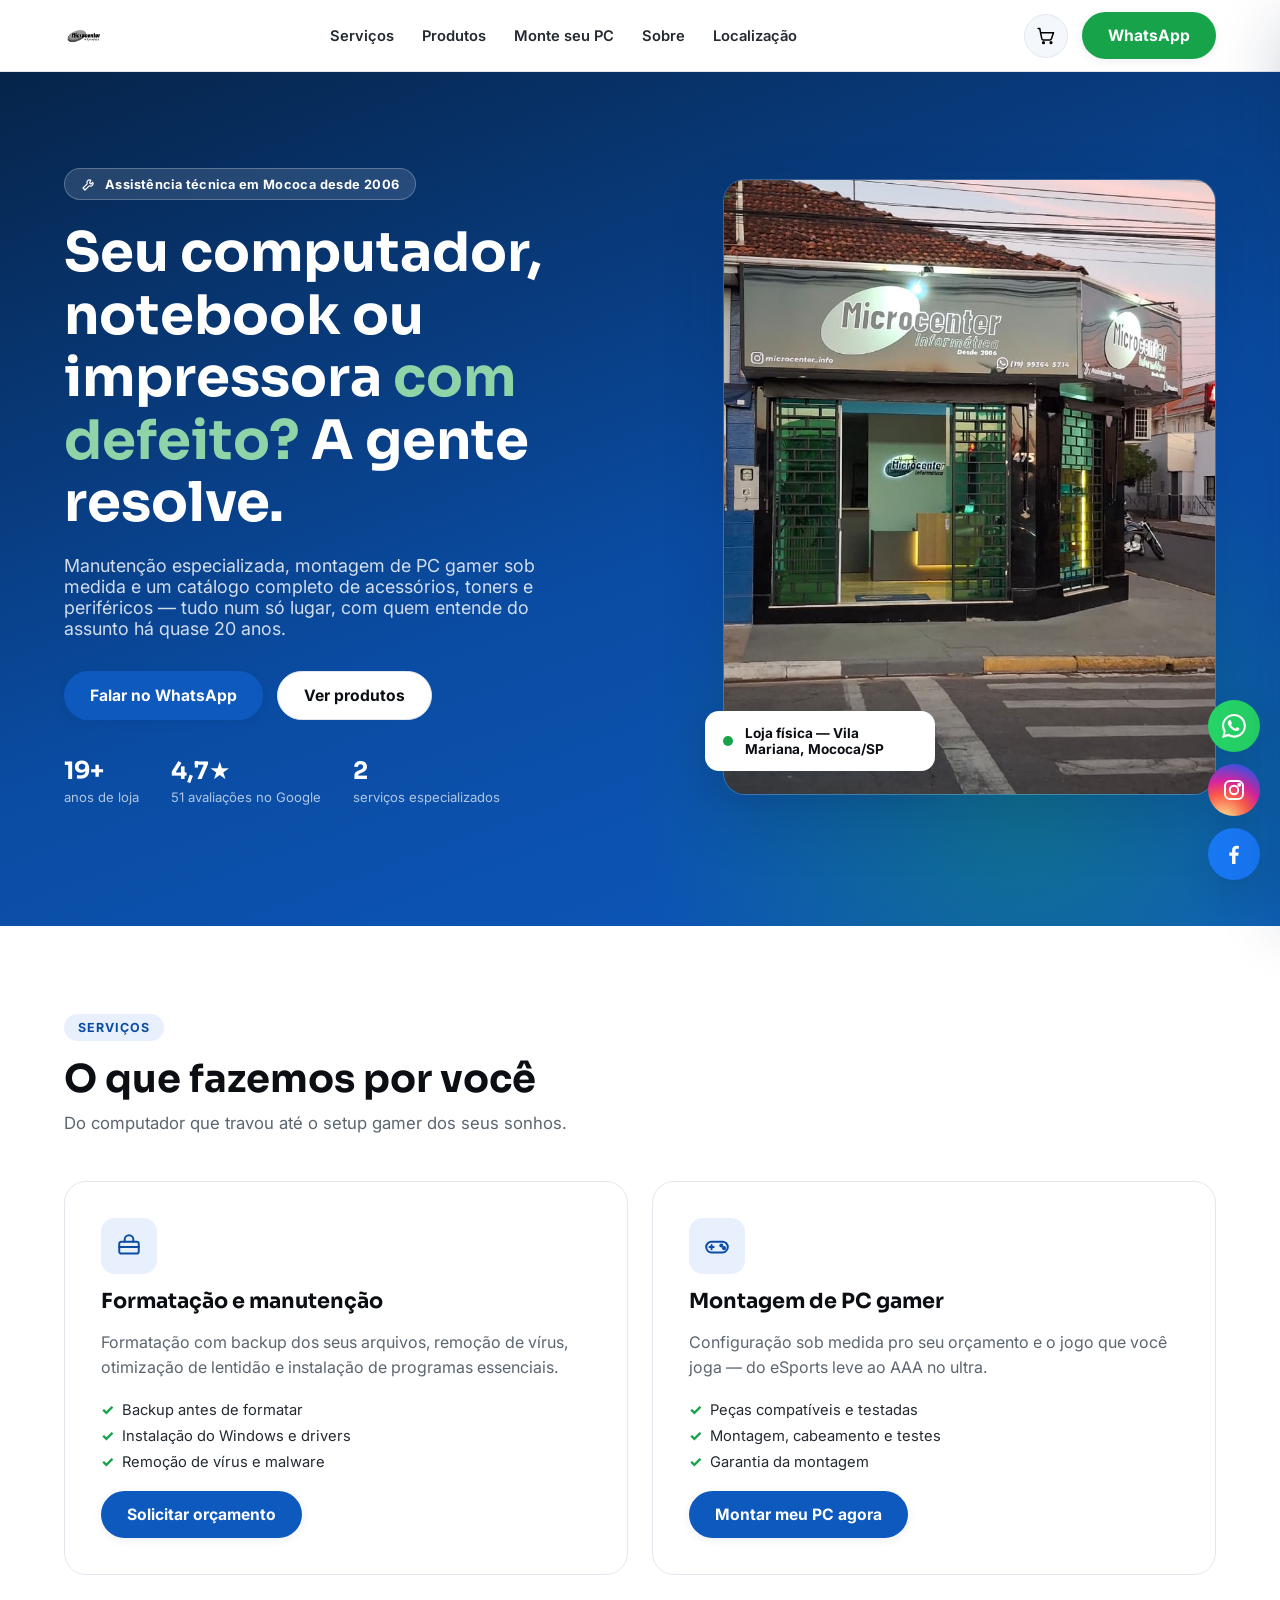
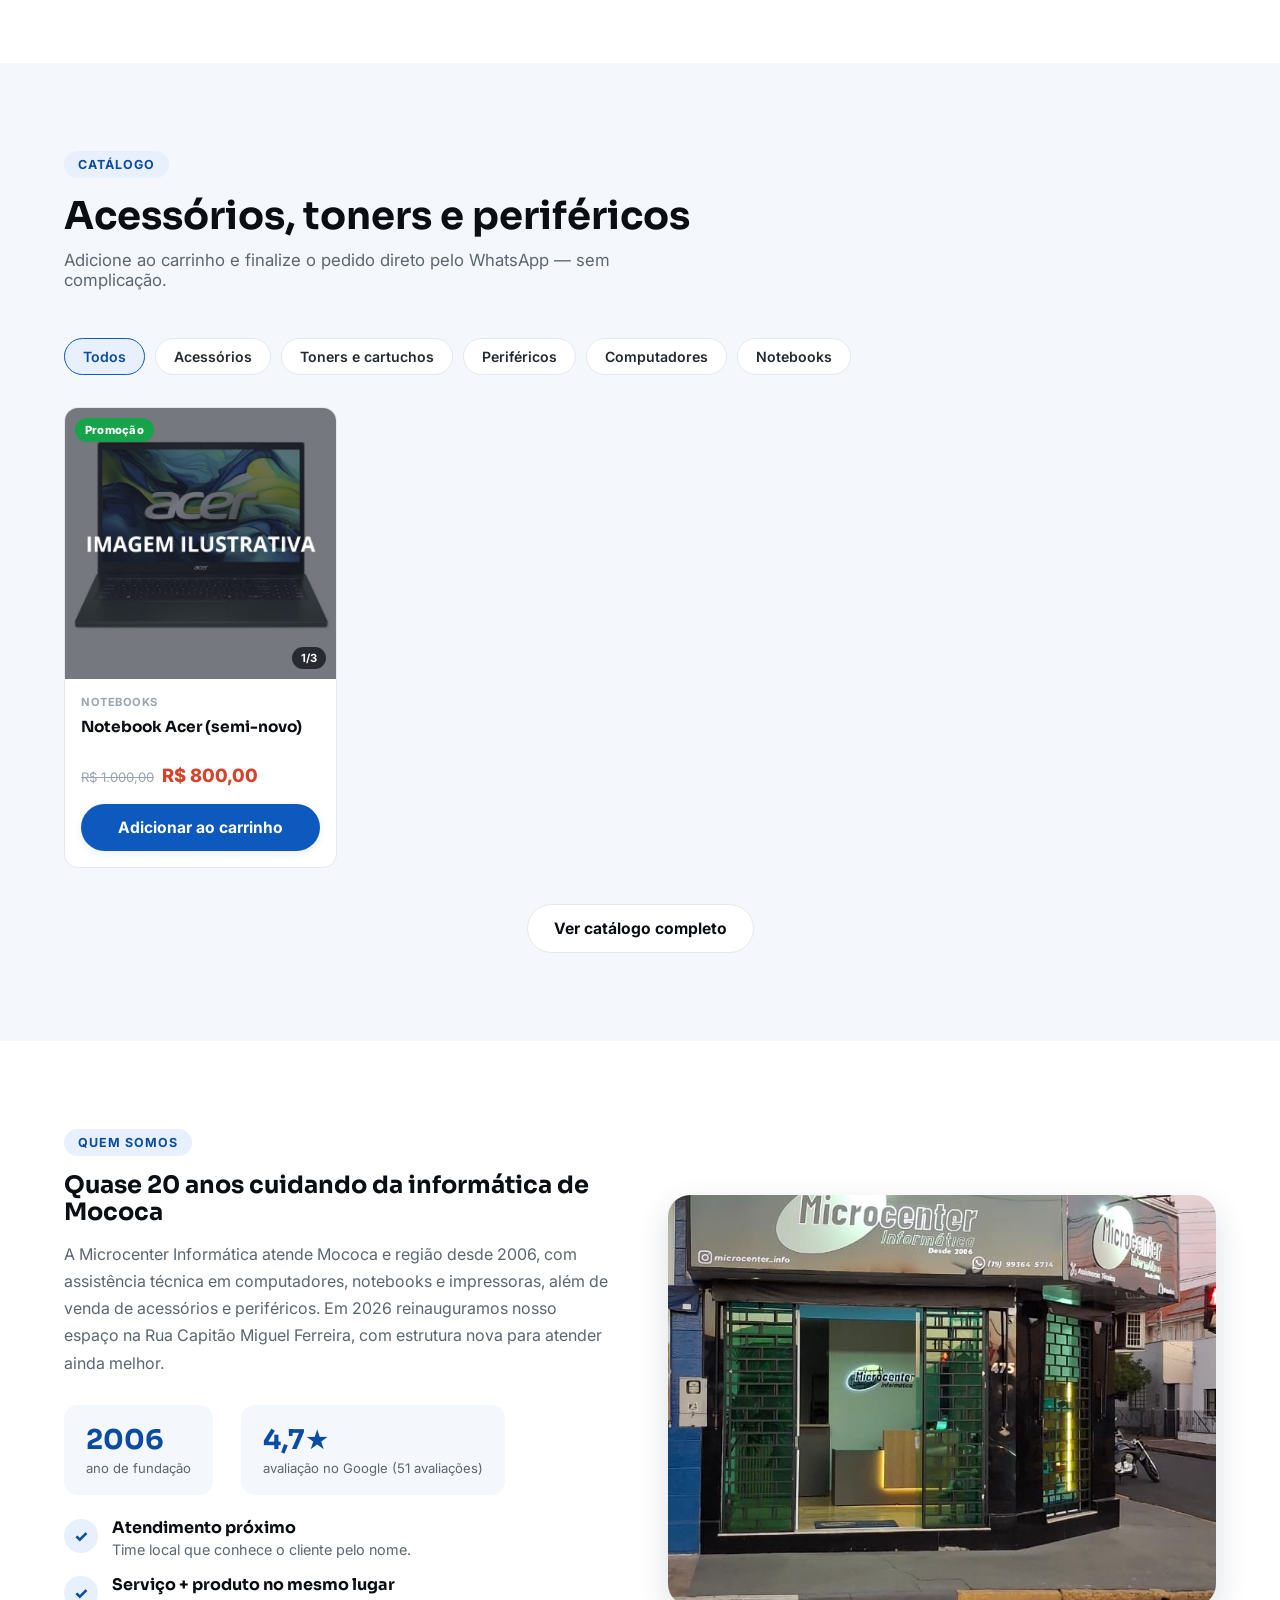
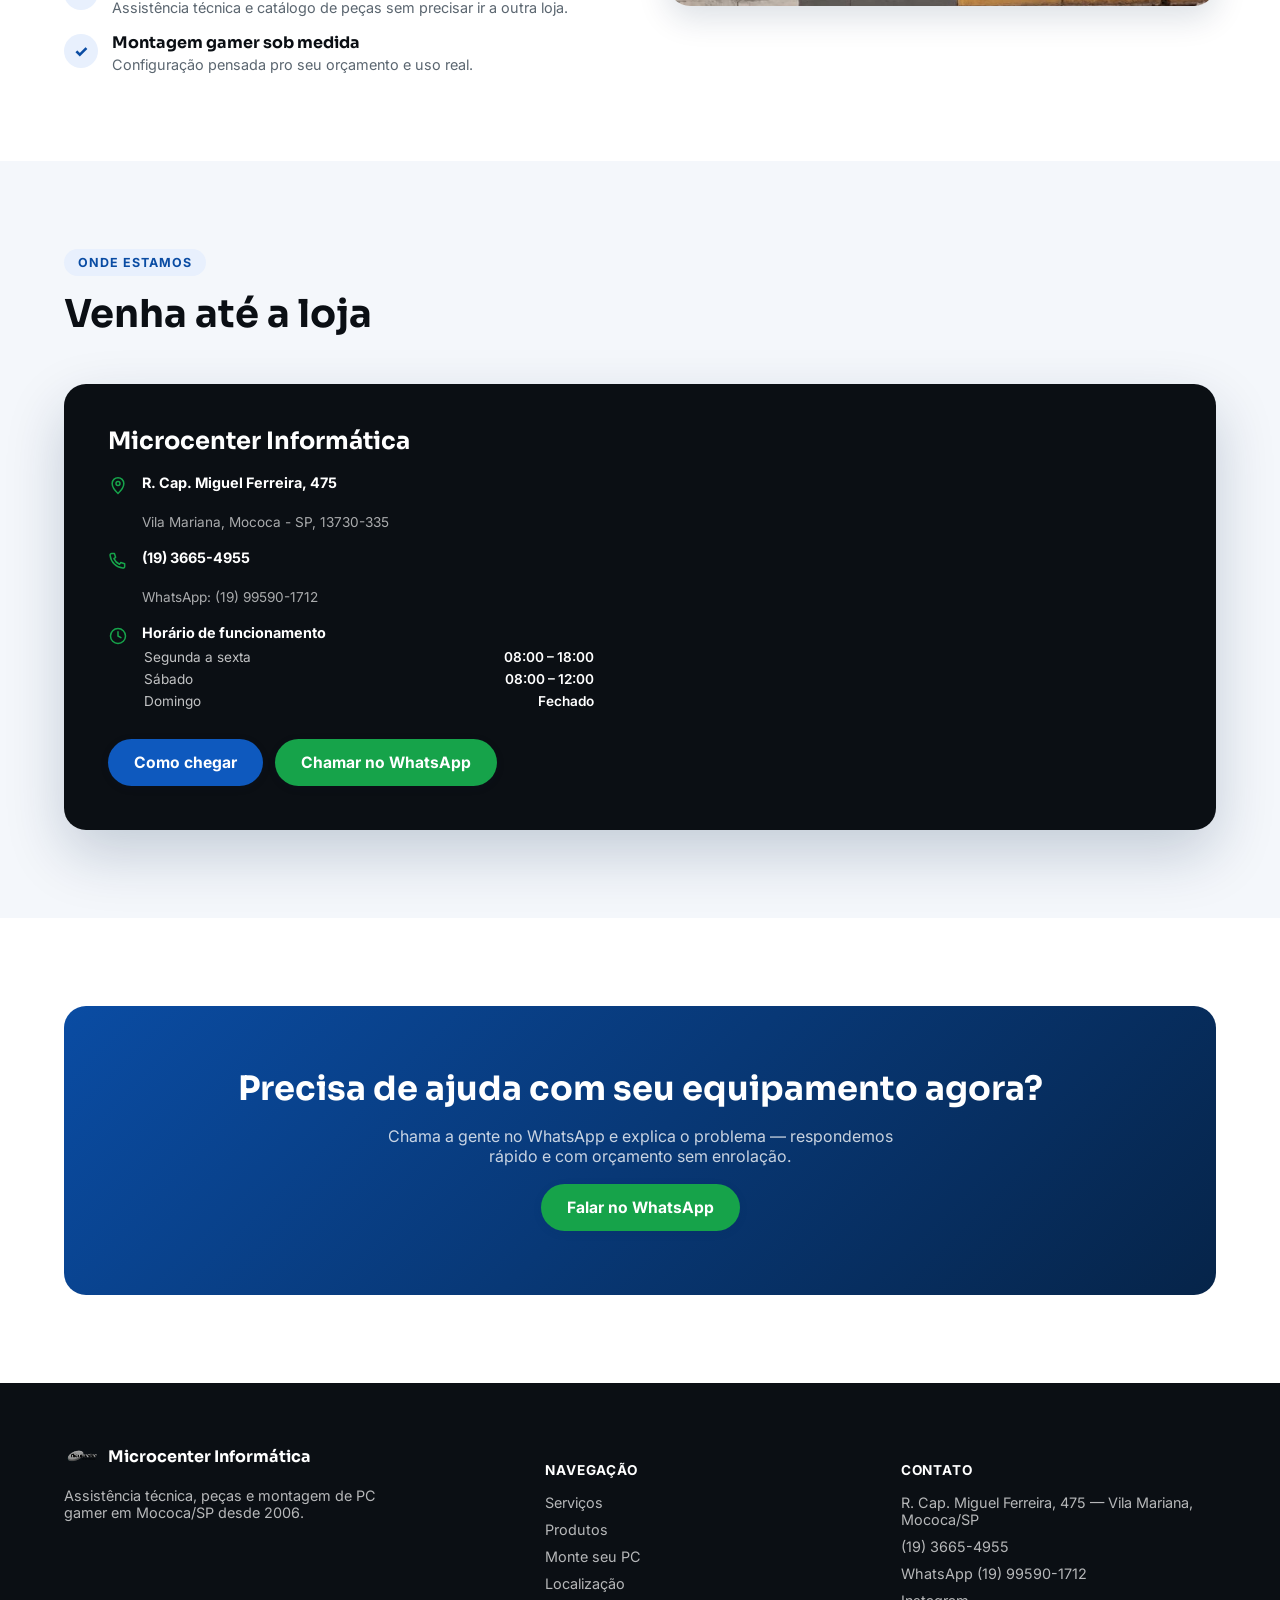
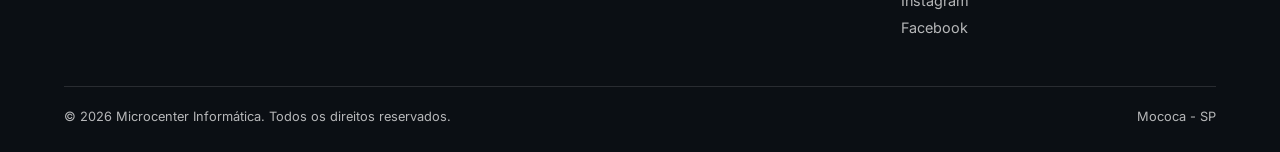
<file: index.html>
<!DOCTYPE html>
<html lang="pt-BR">
<head>
<meta charset="UTF-8">
<meta name="viewport" content="width=device-width, initial-scale=1.0">
<title>Microcenter Informática | Mococa SP — Assistência técnica, peças e montagem de PC gamer</title>
<meta name="description" content="Assistência técnica em computadores, notebooks e impressoras, montagem de PC gamer e catálogo de acessórios, toners e periféricos em Mococa/SP. Desde 2006.">
<link rel="canonical" href="https://microcenter-informatica.netlify.app/">
<link rel="icon" href="images/logo-transparente.png">

<meta property="og:type" content="website">
<meta property="og:locale" content="pt_BR">
<meta property="og:site_name" content="Microcenter Informática">
<meta property="og:url" content="https://microcenter-informatica.netlify.app/">
<meta property="og:title" content="Microcenter Informática | Mococa SP">
<meta property="og:description" content="Assistência técnica em computadores, notebooks e impressoras, montagem de PC gamer e catálogo de acessórios, toners e periféricos em Mococa/SP. Desde 2006.">
<meta property="og:image" content="https://microcenter-informatica.netlify.app/images/fachada.jpg">
<meta name="twitter:card" content="summary_large_image">
<meta name="twitter:title" content="Microcenter Informática | Mococa SP">
<meta name="twitter:description" content="Assistência técnica em computadores, notebooks e impressoras, montagem de PC gamer em Mococa/SP. Desde 2006.">
<meta name="twitter:image" content="https://microcenter-informatica.netlify.app/images/fachada.jpg">

<script type="application/ld+json">
{
  "@context": "https://schema.org",
  "@type": "ElectronicsStore",
  "name": "Microcenter Informática",
  "image": "https://microcenter-informatica.netlify.app/images/fachada.jpg",
  "url": "https://microcenter-informatica.netlify.app/",
  "telephone": "+551936654955",
  "priceRange": "$$",
  "address": {
    "@type": "PostalAddress",
    "streetAddress": "R. Cap. Miguel Ferreira, 475",
    "addressLocality": "Mococa",
    "addressRegion": "SP",
    "postalCode": "13730-335",
    "addressCountry": "BR"
  },
  "openingHoursSpecification": [
    { "@type": "OpeningHoursSpecification", "dayOfWeek": ["Monday","Tuesday","Wednesday","Thursday","Friday"], "opens": "08:00", "closes": "18:00" },
    { "@type": "OpeningHoursSpecification", "dayOfWeek": "Saturday", "opens": "08:00", "closes": "12:00" }
  ],
  "sameAs": [
    "https://www.instagram.com/microcenter_info/",
    "https://www.facebook.com/microcentermococa"
  ]
}
</script>
<link rel="preconnect" href="https://fonts.googleapis.com">
<link rel="preconnect" href="https://fonts.gstatic.com" crossorigin>
<link href="https://fonts.googleapis.com/css2?family=Sora:wght@600;700;800&family=Inter:wght@400;500;600;700;800&display=swap" rel="stylesheet">
<link rel="stylesheet" href="css/style.css">
</head>
<body>

<header class="topbar">
  <div class="topbar-inner">
    <a href="index.html" class="brand"><img src="images/logo-transparente.png" alt="Microcenter Informática"></a>
    <nav class="nav-links">
      <a href="#servicos">Serviços</a>
      <a href="#produtos">Produtos</a>
      <a href="monte-seu-pc.html">Monte seu PC</a>
      <a href="#sobre">Sobre</a>
      <a href="#localizacao">Localização</a>
    </nav>
    <div class="nav-actions">
      <button class="cart-btn" aria-label="Carrinho">
        <svg width="20" height="20" viewBox="0 0 24 24" fill="none" stroke="currentColor" stroke-width="1.8" stroke-linecap="round" stroke-linejoin="round"><circle cx="9" cy="20" r="1"/><circle cx="18" cy="20" r="1"/><path d="M2.5 3h2l2.4 12.2a2 2 0 0 0 2 1.6h7.6a2 2 0 0 0 2-1.6L21 8H6"/></svg><span class="cart-count">0</span>
      </button>
      <a class="btn btn-accent" href="https://wa.me/5519995901712" target="_blank" rel="noopener">WhatsApp</a>
      <button class="nav-toggle" aria-label="Menu"><span></span></button>
    </div>
  </div>
</header>

<section class="hero">
  <div class="container hero-inner">
    <div>
      <span class="hero-badge"><svg width="16" height="16" viewBox="0 0 24 24" fill="none" stroke="currentColor" stroke-width="1.8" stroke-linecap="round" stroke-linejoin="round"><path d="M14.7 6.3a4 4 0 0 0-5.4 5.4L3 18l3 3 6.3-6.3a4 4 0 0 0 5.4-5.4l-2.8 2.8-2-2z"/></svg> Assistência técnica em Mococa desde 2006</span>
      <h1>Seu computador, notebook ou impressora <em>com defeito?</em> A gente resolve.</h1>
      <p>Manutenção especializada, montagem de PC gamer sob medida e um catálogo completo de acessórios, toners e periféricos — tudo num só lugar, com quem entende do assunto há quase 20 anos.</p>
      <div class="hero-ctas">
        <a class="btn btn-primary" href="https://wa.me/5519995901712" target="_blank" rel="noopener">Falar no WhatsApp</a>
        <a class="btn btn-ghost" href="#produtos">Ver produtos</a>
      </div>
      <div class="hero-stats">
        <div class="hero-stat"><b>19+</b><span>anos de loja</span></div>
        <div class="hero-stat"><b>4,7★</b><span>51 avaliações no Google</span></div>
        <div class="hero-stat"><b>2</b><span>serviços especializados</span></div>
      </div>
    </div>
    <div class="hero-media">
      <div class="frame"><img src="images/fachada.jpg" alt="Fachada da loja Microcenter Informática em Mococa"></div>
      <div class="pill"><span class="dot"></span>Loja física — Vila Mariana, Mococa/SP</div>
    </div>
  </div>
</section>

<section class="section" id="servicos">
  <div class="container">
    <div class="section-head reveal">
      <span class="eyebrow">Serviços</span>
      <h2>O que fazemos por você</h2>
      <p>Do computador que travou até o setup gamer dos seus sonhos.</p>
    </div>
    <div class="services-grid">
      <article class="service-card reveal">
        <div class="service-icon"><svg width="26" height="26" viewBox="0 0 24 24" fill="none" stroke="currentColor" stroke-width="1.8" stroke-linecap="round" stroke-linejoin="round"><rect x="3" y="8" width="18" height="11" rx="2"/><path d="M8 8V6a4 4 0 0 1 8 0v2"/><path d="M3 13h18"/></svg></div>
        <h3>Formatação e manutenção</h3>
        <p>Formatação com backup dos seus arquivos, remoção de vírus, otimização de lentidão e instalação de programas essenciais.</p>
        <ul class="service-list">
          <li>Backup antes de formatar</li>
          <li>Instalação do Windows e drivers</li>
          <li>Remoção de vírus e malware</li>
        </ul>
        <a class="btn btn-primary" target="_blank" rel="noopener" href="https://wa.me/5519995901712?text=Ol%C3%A1!%20Gostaria%20de%20um%20or%C3%A7amento%20para%20formata%C3%A7%C3%A3o%2Fmanuten%C3%A7%C3%A3o.">Solicitar orçamento</a>
      </article>
      <article class="service-card reveal">
        <div class="service-icon"><svg width="26" height="26" viewBox="0 0 24 24" fill="none" stroke="currentColor" stroke-width="1.8" stroke-linecap="round" stroke-linejoin="round"><rect x="2" y="8" width="20" height="10" rx="5"/><path d="M7 11v4M5 13h4"/><circle cx="16" cy="11.5" r="1"/><circle cx="18.5" cy="14" r="1"/></svg></div>
        <h3>Montagem de PC gamer</h3>
        <p>Configuração sob medida pro seu orçamento e o jogo que você joga — do eSports leve ao AAA no ultra.</p>
        <ul class="service-list">
          <li>Peças compatíveis e testadas</li>
          <li>Montagem, cabeamento e testes</li>
          <li>Garantia da montagem</li>
        </ul>
        <a class="btn btn-primary" href="monte-seu-pc.html">Montar meu PC agora</a>
      </article>
    </div>
  </div>
</section>

<section class="section section-alt" id="produtos">
  <div class="container">
    <div class="section-head reveal">
      <span class="eyebrow">Catálogo</span>
      <h2>Acessórios, toners e periféricos</h2>
      <p>Adicione ao carrinho e finalize o pedido direto pelo WhatsApp — sem complicação.</p>
    </div>
    <div class="catalog-toolbar reveal">
      <button class="chip active" data-cat="todos">Todos</button>
      <button class="chip" data-cat="acessorios">Acessórios</button>
      <button class="chip" data-cat="toners">Toners e cartuchos</button>
      <button class="chip" data-cat="perifericos">Periféricos</button>
      <button class="chip" data-cat="computadores">Computadores</button>
      <button class="chip" data-cat="notebooks">Notebooks</button>
    </div>
    <div class="product-grid reveal"></div>
    <div style="text-align:center;margin-top:36px" class="reveal">
      <a class="btn btn-ghost" href="produtos.html">Ver catálogo completo</a>
    </div>
  </div>
</section>

<section class="section" id="sobre">
  <div class="container about-grid">
    <div class="reveal">
      <span class="eyebrow">Quem somos</span>
      <h2>Quase 20 anos cuidando da informática de Mococa</h2>
      <p style="color:var(--ink-500);margin-top:14px;line-height:1.7">A Microcenter Informática atende Mococa e região desde 2006, com assistência técnica em computadores, notebooks e impressoras, além de venda de acessórios e periféricos. Em 2026 reinauguramos nosso espaço na Rua Capitão Miguel Ferreira, com estrutura nova para atender ainda melhor.</p>
      <div class="stat-row">
        <div class="stat-box"><b>2006</b><span>ano de fundação</span></div>
        <div class="stat-box"><b>4,7★</b><span>avaliação no Google (51 avaliações)</span></div>
      </div>
      <div class="diff-list">
        <div class="diff-item"><span class="dot">✓</span><div><h4>Atendimento próximo</h4><p>Time local que conhece o cliente pelo nome.</p></div></div>
        <div class="diff-item"><span class="dot">✓</span><div><h4>Serviço + produto no mesmo lugar</h4><p>Assistência técnica e catálogo de peças sem precisar ir a outra loja.</p></div></div>
        <div class="diff-item"><span class="dot">✓</span><div><h4>Montagem gamer sob medida</h4><p>Configuração pensada pro seu orçamento e uso real.</p></div></div>
      </div>
    </div>
    <div class="about-media reveal"><img src="images/fachada.jpg" alt="Loja Microcenter Informática"></div>
  </div>
</section>

<section class="section section-alt" id="localizacao">
  <div class="container">
    <div class="section-head reveal">
      <span class="eyebrow">Onde estamos</span>
      <h2>Venha até a loja</h2>
    </div>
    <div class="location-card reveal">
      <div class="location-info">
        <h3>Microcenter Informática</h3>
        <div class="location-row">
          <span class="ic"><svg width="20" height="20" viewBox="0 0 24 24" fill="none" stroke="currentColor" stroke-width="1.8" stroke-linecap="round" stroke-linejoin="round"><path d="M12 21s7-6.6 7-12a7 7 0 1 0-14 0c0 5.4 7 12 7 12z"/><circle cx="12" cy="9" r="2.4"/></svg></span>
          <div><b>R. Cap. Miguel Ferreira, 475</b><br><span>Vila Mariana, Mococa - SP, 13730-335</span></div>
        </div>
        <div class="location-row">
          <span class="ic"><svg width="20" height="20" viewBox="0 0 24 24" fill="none" stroke="currentColor" stroke-width="1.8" stroke-linecap="round" stroke-linejoin="round"><path d="M4.5 3h3.2l1.4 4.6-2 1.6a13 13 0 0 0 6.7 6.7l1.6-2 4.6 1.4v3.2a2 2 0 0 1-2.2 2A17.5 17.5 0 0 1 2.5 5.2 2 2 0 0 1 4.5 3z"/></svg></span>
          <div><b>(19) 3665-4955</b><br><span>WhatsApp: (19) 99590-1712</span></div>
        </div>
        <div class="location-row">
          <span class="ic"><svg width="20" height="20" viewBox="0 0 24 24" fill="none" stroke="currentColor" stroke-width="1.8" stroke-linecap="round" stroke-linejoin="round"><circle cx="12" cy="12" r="9"/><path d="M12 7v5l3.5 2"/></svg></span>
          <div style="width:100%">
            <b>Horário de funcionamento</b>
            <table class="hours-table">
              <tr><td>Segunda a sexta</td><td>08:00 – 18:00</td></tr>
              <tr><td>Sábado</td><td>08:00 – 12:00</td></tr>
              <tr><td>Domingo</td><td>Fechado</td></tr>
            </table>
          </div>
        </div>
        <div class="location-ctas">
          <a class="btn btn-primary" target="_blank" rel="noopener" href="https://www.google.com/maps/dir/?api=1&destination=R.+Cap.+Miguel+Ferreira,+475+-+Vila+Mariana,+Mococa+-+SP,+13730-335">Como chegar</a>
          <a class="btn btn-accent" target="_blank" rel="noopener" href="https://wa.me/5519995901712">Chamar no WhatsApp</a>
        </div>
      </div>
      <div class="location-map">
        <iframe src="https://www.google.com/maps?q=R.+Cap.+Miguel+Ferreira,+475+-+Vila+Mariana,+Mococa+-+SP,+13730-335&output=embed" loading="lazy" referrerpolicy="no-referrer-when-downgrade" title="Mapa Microcenter Informática"></iframe>
      </div>
    </div>
  </div>
</section>

<section class="section">
  <div class="container">
    <div class="cta-final reveal">
      <h2>Precisa de ajuda com seu equipamento agora?</h2>
      <p>Chama a gente no WhatsApp e explica o problema — respondemos rápido e com orçamento sem enrolação.</p>
      <a class="btn btn-accent" target="_blank" rel="noopener" href="https://wa.me/5519995901712">Falar no WhatsApp</a>
    </div>
  </div>
</section>

<footer>
  <div class="container">
    <div class="footer-grid">
      <div>
        <div class="footer-brand"><img src="images/logo-transparente.png" alt=""><span>Microcenter Informática</span></div>
        <p style="font-size:.9rem;max-width:320px">Assistência técnica, peças e montagem de PC gamer em Mococa/SP desde 2006.</p>
      </div>
      <div>
        <h5>Navegação</h5>
        <ul>
          <li><a href="#servicos">Serviços</a></li>
          <li><a href="#produtos">Produtos</a></li>
          <li><a href="monte-seu-pc.html">Monte seu PC</a></li>
          <li><a href="#localizacao">Localização</a></li>
        </ul>
      </div>
      <div>
        <h5>Contato</h5>
        <ul>
          <li>R. Cap. Miguel Ferreira, 475 — Vila Mariana, Mococa/SP</li>
          <li>(19) 3665-4955</li>
          <li><a href="https://wa.me/5519995901712" target="_blank" rel="noopener">WhatsApp (19) 99590-1712</a></li>
          <li><a href="https://www.instagram.com/microcenter_info/" target="_blank" rel="noopener">Instagram</a></li>
          <li><a href="https://www.facebook.com/microcentermococa" target="_blank" rel="noopener">Facebook</a></li>
        </ul>
      </div>
    </div>
    <div class="footer-bottom">
      <span>© <span id="year"></span> Microcenter Informática. Todos os direitos reservados.</span>
      <span>Mococa - SP</span>
    </div>
  </div>
</footer>

<div class="float-stack">
  <a class="float-btn whatsapp" href="https://wa.me/5519995901712" target="_blank" rel="noopener" aria-label="WhatsApp">
    <svg viewBox="0 0 24 24" fill="currentColor"><path d="M20.5 3.5A11.8 11.8 0 0 0 12 0C5.4 0 .1 5.3.1 11.9c0 2.1.5 4.1 1.6 5.9L0 24l6.4-1.7a11.9 11.9 0 0 0 5.6 1.4c6.6 0 11.9-5.3 11.9-11.9 0-3.2-1.2-6.1-3.4-8.3zM12 21.4c-1.8 0-3.5-.5-5-1.4l-.4-.2-3.8 1 1-3.7-.2-.4a9.4 9.4 0 0 1-1.5-5.1C2.1 6.6 6.6 2.1 12 2.1c2.6 0 5.1 1 6.9 2.9a9.7 9.7 0 0 1 2.9 6.9c0 5.4-4.5 9.5-9.8 9.5zm5.4-7.2c-.3-.1-1.7-.9-2-1-.3-.1-.5-.1-.7.1-.2.3-.8 1-.9 1.1-.2.2-.3.2-.6.1-.3-.1-1.2-.5-2.4-1.5-.9-.8-1.5-1.8-1.6-2.1-.2-.3 0-.5.1-.6l.4-.5.2-.4c.1-.1.1-.3 0-.4-.1-.1-.7-1.7-1-2.3-.2-.6-.5-.5-.7-.5h-.6c-.2 0-.5.1-.8.4-.3.3-1 1-1 2.4s1 2.8 1.2 3c.1.2 2 3.1 4.9 4.3.7.3 1.2.5 1.6.6.7.2 1.3.2 1.8.1.5-.1 1.7-.7 1.9-1.4.2-.7.2-1.2.2-1.4-.1-.1-.3-.2-.6-.3z"/></svg>
  </a>
  <a class="float-btn instagram" href="https://www.instagram.com/microcenter_info/" target="_blank" rel="noopener" aria-label="Instagram">
    <svg viewBox="0 0 24 24" fill="none" stroke="currentColor" stroke-width="2"><rect x="3" y="3" width="18" height="18" rx="5"/><circle cx="12" cy="12" r="4.2"/><circle cx="17.3" cy="6.7" r="1"/></svg>
  </a>
  <a class="float-btn facebook" href="https://www.facebook.com/microcentermococa" target="_blank" rel="noopener" aria-label="Facebook">
    <svg viewBox="0 0 24 24" fill="currentColor"><path d="M13.5 22v-8.3h2.8l.4-3.2h-3.2V8.4c0-.9.3-1.6 1.7-1.6h1.7V3.9C16.6 3.8 15.6 3.7 14.4 3.7c-2.6 0-4.3 1.6-4.3 4.4v2.4H7.3v3.2H10V22h3.5z"/></svg>
  </a>
</div>

<script>document.getElementById('year').textContent = new Date().getFullYear();</script>
<script src="js/main.js"></script>
<script src="js/carrinho.js"></script>
<script src="js/produtos.js"></script>
</body>
</html>
</file>
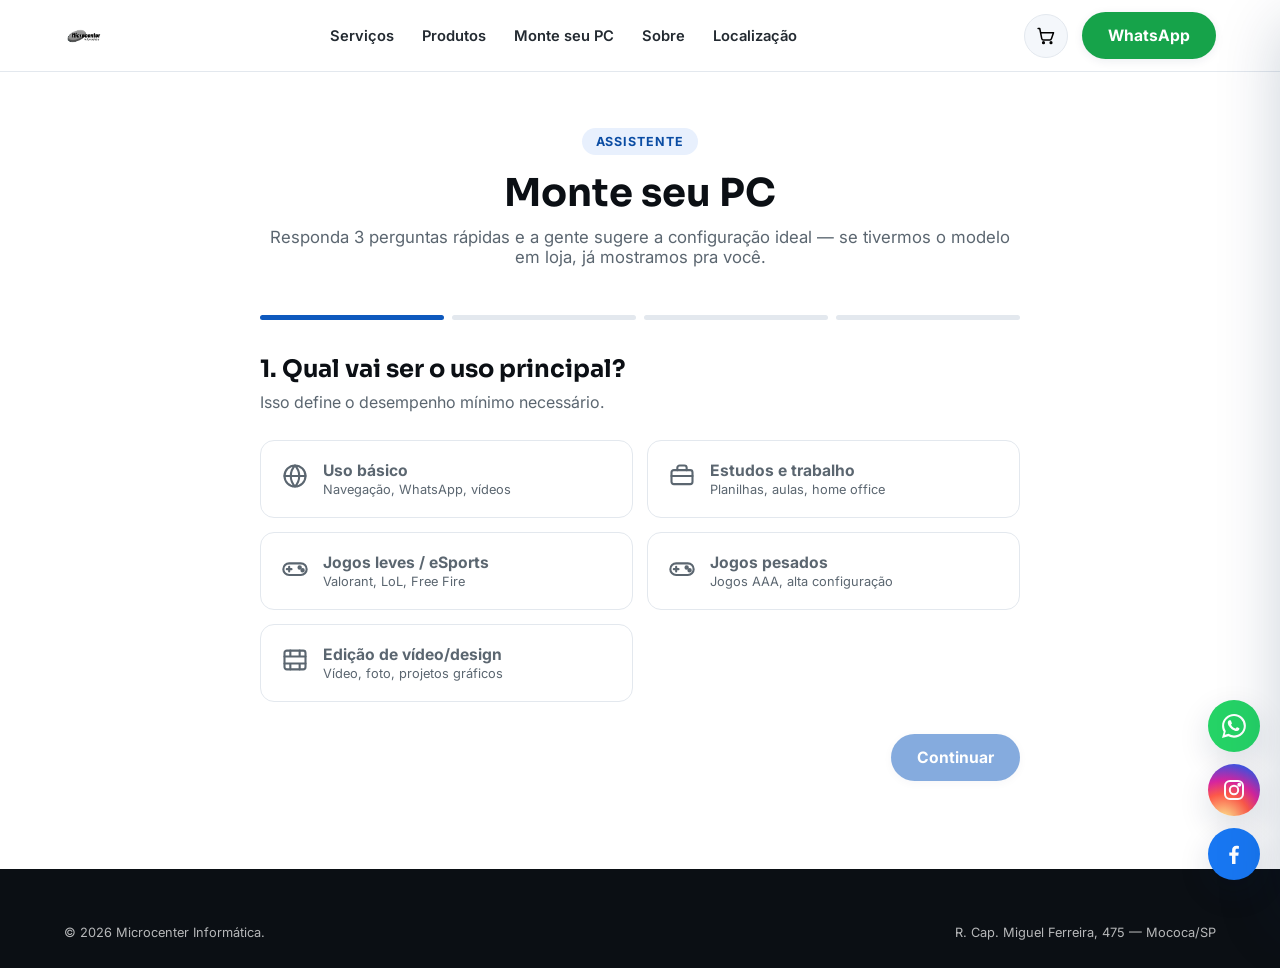
<file: monte-seu-pc.html>
<!DOCTYPE html>
<html lang="pt-BR">
<head>
<meta charset="UTF-8">
<meta name="viewport" content="width=device-width, initial-scale=1.0">
<title>Monte seu PC | Microcenter Informática</title>
<meta name="description" content="Responda 3 perguntas rápidas e receba uma sugestão de configuração de computador ou notebook ideal pra você.">
<link rel="canonical" href="https://microcenter-informatica.netlify.app/monte-seu-pc.html">
<link rel="icon" href="images/logo-transparente.png">

<meta property="og:type" content="website">
<meta property="og:locale" content="pt_BR">
<meta property="og:site_name" content="Microcenter Informática">
<meta property="og:url" content="https://microcenter-informatica.netlify.app/monte-seu-pc.html">
<meta property="og:title" content="Monte seu PC | Microcenter Informática">
<meta property="og:description" content="Responda 3 perguntas rápidas e receba uma sugestão de configuração de computador ou notebook ideal pra você.">
<meta property="og:image" content="https://microcenter-informatica.netlify.app/images/fachada.jpg">
<meta name="twitter:card" content="summary_large_image">
<meta name="twitter:image" content="https://microcenter-informatica.netlify.app/images/fachada.jpg">
<link rel="preconnect" href="https://fonts.googleapis.com">
<link rel="preconnect" href="https://fonts.gstatic.com" crossorigin>
<link href="https://fonts.googleapis.com/css2?family=Sora:wght@600;700;800&family=Inter:wght@400;500;600;700;800&display=swap" rel="stylesheet">
<link rel="stylesheet" href="css/style.css">
</head>
<body>

<header class="topbar">
  <div class="topbar-inner">
    <a href="index.html" class="brand"><img src="images/logo-transparente.png" alt="Microcenter Informática"></a>
    <nav class="nav-links">
      <a href="index.html#servicos">Serviços</a>
      <a href="produtos.html">Produtos</a>
      <a href="monte-seu-pc.html">Monte seu PC</a>
      <a href="index.html#sobre">Sobre</a>
      <a href="index.html#localizacao">Localização</a>
    </nav>
    <div class="nav-actions">
      <button class="cart-btn" aria-label="Carrinho"><svg width="20" height="20" viewBox="0 0 24 24" fill="none" stroke="currentColor" stroke-width="1.8" stroke-linecap="round" stroke-linejoin="round"><circle cx="9" cy="20" r="1"/><circle cx="18" cy="20" r="1"/><path d="M2.5 3h2l2.4 12.2a2 2 0 0 0 2 1.6h7.6a2 2 0 0 0 2-1.6L21 8H6"/></svg><span class="cart-count">0</span></button>
      <a class="btn btn-accent" href="https://wa.me/5519995901712" target="_blank" rel="noopener">WhatsApp</a>
      <button class="nav-toggle" aria-label="Menu"><span></span></button>
    </div>
  </div>
</header>

<section class="section" style="padding-top:56px">
  <div class="container">
    <div class="section-head reveal" style="max-width:760px;margin-left:auto;margin-right:auto;text-align:center">
      <span class="eyebrow">Assistente</span>
      <h2>Monte seu PC</h2>
      <p>Responda 3 perguntas rápidas e a gente sugere a configuração ideal — se tivermos o modelo em loja, já mostramos pra você.</p>
    </div>

    <div class="builder-shell reveal">
      <div class="builder-progress">
        <span class="done"><i></i></span><span><i></i></span><span><i></i></span><span><i></i></span>
      </div>

      <div class="builder-step active" data-step="0">
        <h2>1. Qual vai ser o uso principal?</h2>
        <p>Isso define o desempenho mínimo necessário.</p>
        <div class="option-grid">
          <button class="option-card" data-field="uso" data-value="uso-basico"><span class="ic"><svg width="28" height="28" viewBox="0 0 24 24" fill="none" stroke="currentColor" stroke-width="1.8" stroke-linecap="round" stroke-linejoin="round"><circle cx="12" cy="12" r="9"/><path d="M3 12h18M12 3a13 13 0 0 1 0 18M12 3a13 13 0 0 0 0 18"/></svg></span><span><b>Uso básico</b><span>Navegação, WhatsApp, vídeos</span></span></button>
          <button class="option-card" data-field="uso" data-value="estudos-trabalho"><span class="ic"><svg width="28" height="28" viewBox="0 0 24 24" fill="none" stroke="currentColor" stroke-width="1.8" stroke-linecap="round" stroke-linejoin="round"><rect x="3" y="7" width="18" height="12" rx="2"/><path d="M8 7V5a2 2 0 0 1 2-2h4a2 2 0 0 1 2 2v2"/><path d="M3 12h18"/></svg></span><span><b>Estudos e trabalho</b><span>Planilhas, aulas, home office</span></span></button>
          <button class="option-card" data-field="uso" data-value="jogos-leves"><span class="ic"><svg width="28" height="28" viewBox="0 0 24 24" fill="none" stroke="currentColor" stroke-width="1.8" stroke-linecap="round" stroke-linejoin="round"><rect x="2" y="8" width="20" height="10" rx="5"/><path d="M7 11v4M5 13h4"/><circle cx="16" cy="11.5" r="1"/><circle cx="18.5" cy="14" r="1"/></svg></span><span><b>Jogos leves / eSports</b><span>Valorant, LoL, Free Fire</span></span></button>
          <button class="option-card" data-field="uso" data-value="jogos-pesados"><span class="ic"><svg width="28" height="28" viewBox="0 0 24 24" fill="none" stroke="currentColor" stroke-width="1.8" stroke-linecap="round" stroke-linejoin="round"><rect x="2" y="8" width="20" height="10" rx="5"/><path d="M7 11v4M5 13h4"/><circle cx="16" cy="11.5" r="1"/><circle cx="18.5" cy="14" r="1"/></svg></span><span><b>Jogos pesados</b><span>Jogos AAA, alta configuração</span></span></button>
          <button class="option-card" data-field="uso" data-value="edicao-video-design"><span class="ic"><svg width="28" height="28" viewBox="0 0 24 24" fill="none" stroke="currentColor" stroke-width="1.8" stroke-linecap="round" stroke-linejoin="round"><rect x="3" y="4" width="18" height="16" rx="2"/><path d="M3 9h18M3 15h18M8 4v5M8 15v5M16 4v5M16 15v5"/></svg></span><span><b>Edição de vídeo/design</b><span>Vídeo, foto, projetos gráficos</span></span></button>
        </div>
        <div class="builder-nav">
          <span></span>
          <button class="btn btn-primary builder-next" disabled>Continuar</button>
        </div>
      </div>

      <div class="builder-step" data-step="1">
        <h2>2. PC de mesa ou notebook?</h2>
        <p>Se não tiver certeza, escolha "tanto faz" que a gente te orienta.</p>
        <div class="option-grid">
          <button class="option-card" data-field="tipo" data-value="pc"><span class="ic"><svg width="28" height="28" viewBox="0 0 24 24" fill="none" stroke="currentColor" stroke-width="1.8" stroke-linecap="round" stroke-linejoin="round"><rect x="3" y="4" width="18" height="12" rx="2"/><path d="M8 20h8M12 16v4"/></svg></span><span><b>Computador de mesa</b><span>Mais desempenho pelo preço</span></span></button>
          <button class="option-card" data-field="tipo" data-value="notebook"><span class="ic"><svg width="28" height="28" viewBox="0 0 24 24" fill="none" stroke="currentColor" stroke-width="1.8" stroke-linecap="round" stroke-linejoin="round"><rect x="4" y="4" width="16" height="10" rx="1.5"/><path d="M2 19h20l-1.5-3h-17z"/></svg></span><span><b>Notebook</b><span>Mobilidade</span></span></button>
          <button class="option-card" data-field="tipo" data-value="tanto-faz"><span class="ic"><svg width="28" height="28" viewBox="0 0 24 24" fill="none" stroke="currentColor" stroke-width="1.8" stroke-linecap="round" stroke-linejoin="round"><circle cx="9" cy="12" r="6"/><circle cx="15" cy="12" r="6"/></svg></span><span><b>Tanto faz</b><span>Quero orientação</span></span></button>
        </div>
        <div class="builder-nav">
          <button class="btn btn-ghost builder-back">Voltar</button>
          <button class="btn btn-primary builder-next" disabled>Continuar</button>
        </div>
      </div>

      <div class="builder-step" data-step="2">
        <h2>3. Qual sua faixa de orçamento?</h2>
        <p>Isso ajuda a loja a te dar uma sugestão mais certeira.</p>
        <div class="option-grid">
          <button class="option-card" data-field="orcamento" data-value="ate-2000"><span class="ic"><svg width="28" height="28" viewBox="0 0 24 24" fill="none" stroke="currentColor" stroke-width="1.8" stroke-linecap="round" stroke-linejoin="round"><rect x="2" y="6" width="20" height="12" rx="2"/><circle cx="12" cy="12" r="3"/><path d="M6 9v.01M18 15v.01"/></svg></span><span><b>Até R$ 2.000</b></span></button>
          <button class="option-card" data-field="orcamento" data-value="2000-4000"><span class="ic"><svg width="28" height="28" viewBox="0 0 24 24" fill="none" stroke="currentColor" stroke-width="1.8" stroke-linecap="round" stroke-linejoin="round"><rect x="2" y="6" width="20" height="12" rx="2"/><circle cx="12" cy="12" r="3"/><path d="M6 9v.01M18 15v.01"/></svg></span><span><b>R$ 2.000 a R$ 4.000</b></span></button>
          <button class="option-card" data-field="orcamento" data-value="4000-7000"><span class="ic"><svg width="28" height="28" viewBox="0 0 24 24" fill="none" stroke="currentColor" stroke-width="1.8" stroke-linecap="round" stroke-linejoin="round"><rect x="2" y="6" width="20" height="12" rx="2"/><circle cx="12" cy="12" r="3"/><path d="M6 9v.01M18 15v.01"/></svg></span><span><b>R$ 4.000 a R$ 7.000</b></span></button>
          <button class="option-card" data-field="orcamento" data-value="acima-7000"><span class="ic"><svg width="28" height="28" viewBox="0 0 24 24" fill="none" stroke="currentColor" stroke-width="1.8" stroke-linecap="round" stroke-linejoin="round"><rect x="2" y="6" width="20" height="12" rx="2"/><circle cx="12" cy="12" r="3"/><path d="M6 9v.01M18 15v.01"/></svg></span><span><b>Acima de R$ 7.000</b></span></button>
          <button class="option-card" data-field="orcamento" data-value="nao-sei"><span class="ic"><svg width="28" height="28" viewBox="0 0 24 24" fill="none" stroke="currentColor" stroke-width="1.8" stroke-linecap="round" stroke-linejoin="round"><circle cx="12" cy="12" r="9"/><path d="M9.5 9a2.5 2.5 0 1 1 3.5 2.3c-.8.4-1.3 1-1.3 1.9"/><path d="M12 17v.01"/></svg></span><span><b>Ainda não sei</b></span></button>
        </div>
        <div class="builder-nav">
          <button class="btn btn-ghost builder-back">Voltar</button>
          <button class="btn btn-primary builder-next" disabled>Ver resultado</button>
        </div>
      </div>

      <div class="builder-step" data-step="3">
        <div class="builder-result"></div>
        <div class="builder-nav">
          <button class="btn btn-ghost builder-restart">Refazer</button>
          <a class="btn btn-accent" target="_blank" rel="noopener" href="https://wa.me/5519995901712">Falar com um vendedor</a>
        </div>
      </div>
    </div>
  </div>
</section>

<footer>
  <div class="container">
    <div class="footer-bottom" style="border-top:none;padding-top:0">
      <span>© <span id="year"></span> Microcenter Informática.</span>
      <a href="index.html#localizacao">R. Cap. Miguel Ferreira, 475 — Mococa/SP</a>
    </div>
  </div>
</footer>

<div class="float-stack">
  <a class="float-btn whatsapp" href="https://wa.me/5519995901712" target="_blank" rel="noopener" aria-label="WhatsApp">
    <svg viewBox="0 0 24 24" fill="currentColor"><path d="M20.5 3.5A11.8 11.8 0 0 0 12 0C5.4 0 .1 5.3.1 11.9c0 2.1.5 4.1 1.6 5.9L0 24l6.4-1.7a11.9 11.9 0 0 0 5.6 1.4c6.6 0 11.9-5.3 11.9-11.9 0-3.2-1.2-6.1-3.4-8.3zM12 21.4c-1.8 0-3.5-.5-5-1.4l-.4-.2-3.8 1 1-3.7-.2-.4a9.4 9.4 0 0 1-1.5-5.1C2.1 6.6 6.6 2.1 12 2.1c2.6 0 5.1 1 6.9 2.9a9.7 9.7 0 0 1 2.9 6.9c0 5.4-4.5 9.5-9.8 9.5zm5.4-7.2c-.3-.1-1.7-.9-2-1-.3-.1-.5-.1-.7.1-.2.3-.8 1-.9 1.1-.2.2-.3.2-.6.1-.3-.1-1.2-.5-2.4-1.5-.9-.8-1.5-1.8-1.6-2.1-.2-.3 0-.5.1-.6l.4-.5.2-.4c.1-.1.1-.3 0-.4-.1-.1-.7-1.7-1-2.3-.2-.6-.5-.5-.7-.5h-.6c-.2 0-.5.1-.8.4-.3.3-1 1-1 2.4s1 2.8 1.2 3c.1.2 2 3.1 4.9 4.3.7.3 1.2.5 1.6.6.7.2 1.3.2 1.8.1.5-.1 1.7-.7 1.9-1.4.2-.7.2-1.2.2-1.4-.1-.1-.3-.2-.6-.3z"/></svg>
  </a>
  <a class="float-btn instagram" href="https://www.instagram.com/microcenter_info/" target="_blank" rel="noopener" aria-label="Instagram">
    <svg viewBox="0 0 24 24" fill="none" stroke="currentColor" stroke-width="2"><rect x="3" y="3" width="18" height="18" rx="5"/><circle cx="12" cy="12" r="4.2"/><circle cx="17.3" cy="6.7" r="1"/></svg>
  </a>
  <a class="float-btn facebook" href="https://www.facebook.com/microcentermococa" target="_blank" rel="noopener" aria-label="Facebook">
    <svg viewBox="0 0 24 24" fill="currentColor"><path d="M13.5 22v-8.3h2.8l.4-3.2h-3.2V8.4c0-.9.3-1.6 1.7-1.6h1.7V3.9C16.6 3.8 15.6 3.7 14.4 3.7c-2.6 0-4.3 1.6-4.3 4.4v2.4H7.3v3.2H10V22h3.5z"/></svg>
  </a>
</div>

<script>document.getElementById('year').textContent = new Date().getFullYear();</script>
<script src="js/main.js"></script>
<script src="js/carrinho.js"></script>
<script src="js/produtos.js"></script>
<script src="js/monte-pc.js"></script>
</body>
</html>
</file>
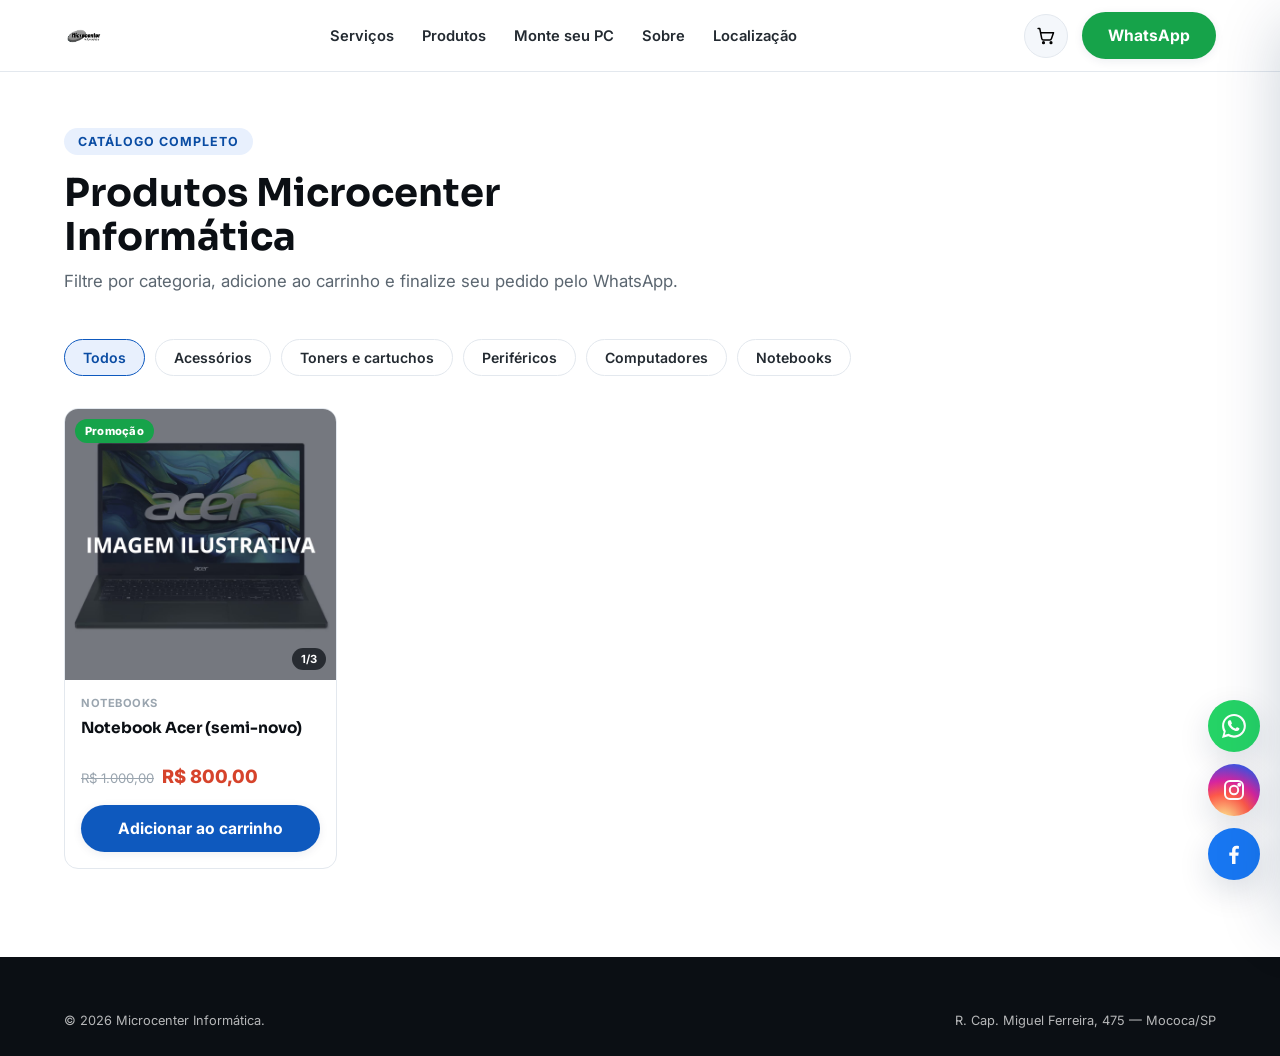
<file: produtos.html>
<!DOCTYPE html>
<html lang="pt-BR">
<head>
<meta charset="UTF-8">
<meta name="viewport" content="width=device-width, initial-scale=1.0">
<title>Catálogo de produtos | Microcenter Informática</title>
<meta name="description" content="Acessórios de computador, toners de impressora e periféricos com preços à vista ou promocionais. Peça direto pelo WhatsApp.">
<link rel="canonical" href="https://microcenter-informatica.netlify.app/produtos.html">
<link rel="icon" href="images/logo-transparente.png">

<meta property="og:type" content="website">
<meta property="og:locale" content="pt_BR">
<meta property="og:site_name" content="Microcenter Informática">
<meta property="og:url" content="https://microcenter-informatica.netlify.app/produtos.html">
<meta property="og:title" content="Catálogo de produtos | Microcenter Informática">
<meta property="og:description" content="Acessórios de computador, toners de impressora e periféricos com preços à vista ou promocionais. Peça direto pelo WhatsApp.">
<meta property="og:image" content="https://microcenter-informatica.netlify.app/images/fachada.jpg">
<meta name="twitter:card" content="summary_large_image">
<meta name="twitter:image" content="https://microcenter-informatica.netlify.app/images/fachada.jpg">
<link rel="preconnect" href="https://fonts.googleapis.com">
<link rel="preconnect" href="https://fonts.gstatic.com" crossorigin>
<link href="https://fonts.googleapis.com/css2?family=Sora:wght@600;700;800&family=Inter:wght@400;500;600;700;800&display=swap" rel="stylesheet">
<link rel="stylesheet" href="css/style.css">
</head>
<body>

<header class="topbar">
  <div class="topbar-inner">
    <a href="index.html" class="brand"><img src="images/logo-transparente.png" alt="Microcenter Informática"></a>
    <nav class="nav-links">
      <a href="index.html#servicos">Serviços</a>
      <a href="produtos.html">Produtos</a>
      <a href="monte-seu-pc.html">Monte seu PC</a>
      <a href="index.html#sobre">Sobre</a>
      <a href="index.html#localizacao">Localização</a>
    </nav>
    <div class="nav-actions">
      <button class="cart-btn" aria-label="Carrinho"><svg width="20" height="20" viewBox="0 0 24 24" fill="none" stroke="currentColor" stroke-width="1.8" stroke-linecap="round" stroke-linejoin="round"><circle cx="9" cy="20" r="1"/><circle cx="18" cy="20" r="1"/><path d="M2.5 3h2l2.4 12.2a2 2 0 0 0 2 1.6h7.6a2 2 0 0 0 2-1.6L21 8H6"/></svg><span class="cart-count">0</span></button>
      <a class="btn btn-accent" href="https://wa.me/5519995901712" target="_blank" rel="noopener">WhatsApp</a>
      <button class="nav-toggle" aria-label="Menu"><span></span></button>
    </div>
  </div>
</header>

<section class="section" style="padding-top:56px">
  <div class="container">
    <div class="section-head reveal">
      <span class="eyebrow">Catálogo completo</span>
      <h2>Produtos Microcenter Informática</h2>
      <p>Filtre por categoria, adicione ao carrinho e finalize seu pedido pelo WhatsApp.</p>
    </div>
    <div class="catalog-toolbar reveal">
      <button class="chip active" data-cat="todos">Todos</button>
      <button class="chip" data-cat="acessorios">Acessórios</button>
      <button class="chip" data-cat="toners">Toners e cartuchos</button>
      <button class="chip" data-cat="perifericos">Periféricos</button>
      <button class="chip" data-cat="computadores">Computadores</button>
      <button class="chip" data-cat="notebooks">Notebooks</button>
    </div>
    <div class="product-grid reveal"></div>
  </div>
</section>

<footer>
  <div class="container">
    <div class="footer-bottom" style="border-top:none;padding-top:0">
      <span>© <span id="year"></span> Microcenter Informática.</span>
      <a href="index.html#localizacao">R. Cap. Miguel Ferreira, 475 — Mococa/SP</a>
    </div>
  </div>
</footer>

<div class="float-stack">
  <a class="float-btn whatsapp" href="https://wa.me/5519995901712" target="_blank" rel="noopener" aria-label="WhatsApp">
    <svg viewBox="0 0 24 24" fill="currentColor"><path d="M20.5 3.5A11.8 11.8 0 0 0 12 0C5.4 0 .1 5.3.1 11.9c0 2.1.5 4.1 1.6 5.9L0 24l6.4-1.7a11.9 11.9 0 0 0 5.6 1.4c6.6 0 11.9-5.3 11.9-11.9 0-3.2-1.2-6.1-3.4-8.3zM12 21.4c-1.8 0-3.5-.5-5-1.4l-.4-.2-3.8 1 1-3.7-.2-.4a9.4 9.4 0 0 1-1.5-5.1C2.1 6.6 6.6 2.1 12 2.1c2.6 0 5.1 1 6.9 2.9a9.7 9.7 0 0 1 2.9 6.9c0 5.4-4.5 9.5-9.8 9.5zm5.4-7.2c-.3-.1-1.7-.9-2-1-.3-.1-.5-.1-.7.1-.2.3-.8 1-.9 1.1-.2.2-.3.2-.6.1-.3-.1-1.2-.5-2.4-1.5-.9-.8-1.5-1.8-1.6-2.1-.2-.3 0-.5.1-.6l.4-.5.2-.4c.1-.1.1-.3 0-.4-.1-.1-.7-1.7-1-2.3-.2-.6-.5-.5-.7-.5h-.6c-.2 0-.5.1-.8.4-.3.3-1 1-1 2.4s1 2.8 1.2 3c.1.2 2 3.1 4.9 4.3.7.3 1.2.5 1.6.6.7.2 1.3.2 1.8.1.5-.1 1.7-.7 1.9-1.4.2-.7.2-1.2.2-1.4-.1-.1-.3-.2-.6-.3z"/></svg>
  </a>
  <a class="float-btn instagram" href="https://www.instagram.com/microcenter_info/" target="_blank" rel="noopener" aria-label="Instagram">
    <svg viewBox="0 0 24 24" fill="none" stroke="currentColor" stroke-width="2"><rect x="3" y="3" width="18" height="18" rx="5"/><circle cx="12" cy="12" r="4.2"/><circle cx="17.3" cy="6.7" r="1"/></svg>
  </a>
  <a class="float-btn facebook" href="https://www.facebook.com/microcentermococa" target="_blank" rel="noopener" aria-label="Facebook">
    <svg viewBox="0 0 24 24" fill="currentColor"><path d="M13.5 22v-8.3h2.8l.4-3.2h-3.2V8.4c0-.9.3-1.6 1.7-1.6h1.7V3.9C16.6 3.8 15.6 3.7 14.4 3.7c-2.6 0-4.3 1.6-4.3 4.4v2.4H7.3v3.2H10V22h3.5z"/></svg>
  </a>
</div>

<script>document.getElementById('year').textContent = new Date().getFullYear();</script>
<script src="js/main.js"></script>
<script src="js/carrinho.js"></script>
<script src="js/produtos.js"></script>
</body>
</html>
</file>
<file: css/style.css>
/* Microcenter Informática — design tokens derivados da marca real (logo + fachada) */
:root{
  --blue-900:#062449;
  --blue-800:#073B82;
  --blue-700:#0A4CA3;
  --blue-600:#0E59BE;
  --blue-500:#1E6FDB;
  --blue-100:#E8F0FD;
  --green-600:#16A34A;
  --green-700:#0F7A38;
  --ink-900:#0B0F14;
  --ink-700:#232A31;
  --ink-500:#5B6670;
  --ink-300:#9AA5AF;
  --line:#E3E8EE;
  --surface:#FFFFFF;
  --surface-alt:#F4F7FB;
  --danger:#D6432B;
  --radius-s:8px;
  --radius-m:14px;
  --radius-l:22px;
  --shadow-s:0 2px 10px rgba(6,36,73,.08);
  --shadow-m:0 12px 32px rgba(6,36,73,.14);
  --shadow-l:0 24px 60px rgba(6,36,73,.20);
  --maxw:1200px;
  --font-head:'Sora',system-ui,sans-serif;
  --font-body:'Inter',system-ui,sans-serif;
}

*,*::before,*::after{box-sizing:border-box}
html{scroll-behavior:smooth}
body{
  margin:0;
  font-family:var(--font-body);
  color:var(--ink-700);
  background:var(--surface);
  -webkit-font-smoothing:antialiased;
  overflow-x:hidden;
}
img{max-width:100%;display:block}
a{color:inherit;text-decoration:none}
ul{list-style:none;margin:0;padding:0}
button{font-family:inherit;cursor:pointer;border:none;background:none}
h1,h2,h3,h4{font-family:var(--font-head);margin:0;color:var(--ink-900);line-height:1.15}
p{margin:0}
.container{max-width:var(--maxw);margin:0 auto;padding:0 24px}
.section{padding:88px 0}
.section-alt{background:var(--surface-alt)}
@media (max-width:720px){.section{padding:56px 0}}

.eyebrow{
  display:inline-flex;align-items:center;gap:8px;
  font-size:.78rem;font-weight:700;letter-spacing:.08em;text-transform:uppercase;
  color:var(--blue-700);background:var(--blue-100);
  padding:6px 14px;border-radius:100px;margin-bottom:16px;
}
.section-head{max-width:640px;margin:0 0 48px}
.section-head h2{font-size:clamp(1.6rem,3.2vw,2.4rem);margin-bottom:12px}
.section-head p{color:var(--ink-500);font-size:1.05rem}

.btn{
  display:inline-flex;align-items:center;justify-content:center;gap:10px;
  padding:14px 26px;border-radius:100px;font-weight:700;font-size:.98rem;
  transition:transform .18s ease,box-shadow .18s ease,background .18s ease;
  white-space:nowrap;
}
.btn-primary{background:var(--blue-600);color:#fff;box-shadow:var(--shadow-s)}
.btn-primary:hover{background:var(--blue-700);transform:translateY(-2px);box-shadow:var(--shadow-m)}
.btn-accent{background:var(--green-600);color:#fff;box-shadow:var(--shadow-s)}
.btn-accent:hover{background:var(--green-700);transform:translateY(-2px);box-shadow:var(--shadow-m)}
.btn-ghost{background:#fff;color:var(--ink-900);border:1.5px solid var(--line)}
.btn-ghost:hover{border-color:var(--blue-600);color:var(--blue-700)}
.btn-block{width:100%}
.btn[disabled]{opacity:.5;cursor:not-allowed;transform:none!important}

/* ---------- Topbar ---------- */
.topbar{
  position:sticky;top:0;z-index:60;
  background:rgba(255,255,255,.92);backdrop-filter:blur(10px);
  border-bottom:1px solid var(--line);
}
.topbar-inner{
  max-width:var(--maxw);margin:0 auto;padding:12px 24px;
  display:flex;align-items:center;justify-content:space-between;gap:24px;
}
.brand{display:flex;align-items:center;gap:10px;font-family:var(--font-head);font-weight:700;font-size:1.05rem;color:var(--ink-900)}
.brand img{height:38px;width:auto}
.nav-links{display:flex;align-items:center;gap:28px}
.nav-links a{font-size:.92rem;font-weight:600;color:var(--ink-700)}
.nav-links a:hover{color:var(--blue-700)}
.nav-actions{display:flex;align-items:center;gap:14px}
.cart-btn{
  position:relative;display:flex;align-items:center;justify-content:center;
  width:44px;height:44px;border-radius:100px;background:var(--surface-alt);
  border:1px solid var(--line);
}
.cart-btn:hover{border-color:var(--blue-600)}
.cart-count{
  position:absolute;top:-6px;right:-6px;background:var(--green-600);color:#fff;
  font-size:.68rem;font-weight:800;min-width:19px;height:19px;border-radius:100px;
  display:flex;align-items:center;justify-content:center;padding:0 4px;
  box-shadow:0 0 0 2px #fff;
}
.nav-toggle{display:none;width:40px;height:40px;align-items:center;justify-content:center}
.nav-toggle span,.nav-toggle span::before,.nav-toggle span::after{
  content:'';display:block;width:20px;height:2px;background:var(--ink-900);position:relative;transition:.2s;
}
.nav-toggle span::before{position:absolute;top:-6px}
.nav-toggle span::after{position:absolute;top:6px}

@media (max-width:880px){
  .nav-links{
    position:fixed;inset:64px 0 auto 0;background:#fff;flex-direction:column;
    align-items:flex-start;padding:20px 24px 28px;gap:4px;border-bottom:1px solid var(--line);
    transform:translateY(-120%);opacity:0;pointer-events:none;transition:.25s ease;box-shadow:var(--shadow-m);
  }
  .nav-links.open{transform:translateY(0);opacity:1;pointer-events:auto}
  .nav-links a{padding:12px 0;width:100%;border-bottom:1px solid var(--surface-alt)}
  .nav-toggle{display:flex}
}

/* ---------- Hero ---------- */
.hero{
  position:relative;overflow:hidden;
  background:linear-gradient(160deg,var(--blue-900) 0%,var(--blue-700) 55%,var(--blue-600) 100%);
  color:#fff;padding:96px 0 120px;
}
.hero::after{
  content:'';position:absolute;inset:auto -10% -30% auto;width:60%;padding-top:60%;
  background:radial-gradient(circle,rgba(22,163,74,.35),transparent 70%);
  border-radius:50%;pointer-events:none;
}
.hero-inner{
  position:relative;z-index:2;display:grid;grid-template-columns:1.1fr .9fr;gap:56px;align-items:center;
  transition:opacity .25s ease,transform .25s ease;will-change:opacity,transform;
}
.hero-badge{
  display:inline-flex;align-items:center;gap:8px;background:rgba(255,255,255,.12);
  border:1px solid rgba(255,255,255,.25);padding:7px 16px;border-radius:100px;
  font-size:.8rem;font-weight:700;letter-spacing:.03em;margin-bottom:22px;
}
.hero h1{font-size:clamp(2.1rem,4.4vw,3.4rem);color:#fff;margin-bottom:20px}
.hero h1 em{color:#8FD4A8;font-style:normal}
.hero p{font-size:1.12rem;color:rgba(255,255,255,.82);max-width:520px;margin-bottom:32px}
.hero-ctas{display:flex;gap:14px;flex-wrap:wrap;margin-bottom:36px}
.hero-stats{display:flex;gap:32px;flex-wrap:wrap}
.hero-stat b{display:block;font-family:var(--font-head);font-size:1.5rem;color:#fff}
.hero-stat span{font-size:.82rem;color:rgba(255,255,255,.68)}
.hero-media{position:relative}
.hero-media .frame{
  border-radius:var(--radius-l);overflow:hidden;box-shadow:var(--shadow-l);
  border:1px solid rgba(255,255,255,.2);
}
.hero-media img{width:100%;height:100%;object-fit:cover;aspect-ratio:4/5}
.hero-media .pill{
  position:absolute;left:-18px;bottom:24px;background:#fff;color:var(--ink-900);
  padding:14px 18px;border-radius:var(--radius-m);box-shadow:var(--shadow-m);
  display:flex;align-items:center;gap:12px;font-size:.85rem;font-weight:700;max-width:230px;
}
.hero-media .pill .dot{width:10px;height:10px;border-radius:50%;background:var(--green-600);flex:none}
@media (max-width:940px){
  .hero-inner{grid-template-columns:1fr}
  .hero-media{order:-1}
  .hero-media .pill{left:12px}
}

/* ---------- Reveal ---------- */
.reveal{opacity:0;transform:translateY(26px);transition:opacity .6s ease,transform .6s ease}
.reveal.is-visible{opacity:1;transform:none}

/* ---------- Services ---------- */
.services-grid{display:grid;grid-template-columns:repeat(2,1fr);gap:24px}
@media (max-width:720px){.services-grid{grid-template-columns:1fr}}
.service-card{
  background:var(--surface);border:1px solid var(--line);border-radius:var(--radius-l);
  padding:36px;display:flex;flex-direction:column;gap:16px;transition:.25s;
}
.service-card:hover{box-shadow:var(--shadow-m);transform:translateY(-4px);border-color:transparent}
.service-icon{
  width:56px;height:56px;border-radius:var(--radius-m);background:var(--blue-100);
  display:flex;align-items:center;justify-content:center;color:var(--blue-700);
}
.service-card h3{font-size:1.3rem}
.service-card p{color:var(--ink-500);line-height:1.6}
.service-list{display:flex;flex-direction:column;gap:8px;margin:4px 0}
.service-list li{font-size:.92rem;color:var(--ink-700);display:flex;gap:8px;align-items:flex-start}
.service-list li::before{content:'✓';color:var(--green-600);font-weight:800}
.service-card .btn{align-self:flex-start;margin-top:auto}

/* ---------- Products / catalog ---------- */
.catalog-toolbar{display:flex;flex-wrap:wrap;gap:10px;margin-bottom:32px}
.chip{
  padding:9px 18px;border-radius:100px;border:1px solid var(--line);background:#fff;
  font-size:.88rem;font-weight:600;color:var(--ink-700);transition:.15s;
}
.chip.active,.chip:hover{border-color:var(--blue-600);color:var(--blue-700);background:var(--blue-100)}
.product-grid{display:grid;grid-template-columns:repeat(4,1fr);gap:20px}
@media (max-width:1080px){.product-grid{grid-template-columns:repeat(3,1fr)}}
@media (max-width:760px){.product-grid{grid-template-columns:repeat(2,1fr)}}
@media (max-width:480px){.product-grid{grid-template-columns:1fr 1fr;gap:12px}}

.product-card{
  background:#fff;border:1px solid var(--line);border-radius:var(--radius-m);overflow:hidden;
  display:flex;flex-direction:column;transition:.2s;position:relative;
}
.product-card:hover{box-shadow:var(--shadow-m);transform:translateY(-3px)}
.product-media{aspect-ratio:1/1;background:var(--surface-alt);position:relative;overflow:hidden;cursor:pointer}
.product-media img{width:100%;height:100%;object-fit:cover}
.product-badge{
  position:absolute;top:10px;left:10px;background:var(--green-600);color:#fff;
  font-size:.7rem;font-weight:800;padding:5px 10px;border-radius:100px;letter-spacing:.02em;
}
.product-imgcount{
  position:absolute;bottom:10px;right:10px;background:rgba(11,15,20,.72);color:#fff;
  font-size:.7rem;font-weight:700;padding:4px 9px;border-radius:100px;
}
.product-body{padding:16px;display:flex;flex-direction:column;gap:8px;flex:1}
.product-cat{font-size:.7rem;font-weight:700;color:var(--ink-300);text-transform:uppercase;letter-spacing:.05em}
.product-name{font-size:.96rem;font-weight:700;color:var(--ink-900);line-height:1.3;min-height:2.5em}
.product-price{margin-top:auto;display:flex;align-items:baseline;gap:8px;flex-wrap:wrap}
.price-old{font-size:.82rem;color:var(--ink-300);text-decoration:line-through}
.price-now{font-size:1.15rem;font-weight:800;color:var(--ink-900)}
.price-now.promo{color:var(--danger)}
.price-consult{font-size:.88rem;font-weight:700;color:var(--blue-700)}
.product-add{margin-top:10px}
.empty-state{
  text-align:center;padding:64px 24px;color:var(--ink-500);border:1.5px dashed var(--line);
  border-radius:var(--radius-l);
}
.empty-state h3{margin-bottom:8px;color:var(--ink-900)}

/* ---------- About / diferenciais ---------- */
.about-grid{display:grid;grid-template-columns:1fr 1fr;gap:56px;align-items:center}
@media (max-width:860px){.about-grid{grid-template-columns:1fr}}
.about-media{border-radius:var(--radius-l);overflow:hidden;box-shadow:var(--shadow-m)}
.about-media img{aspect-ratio:4/3;object-fit:cover;width:100%}
.stat-row{display:flex;gap:28px;margin-top:28px;flex-wrap:wrap}
.stat-box{background:var(--surface-alt);border-radius:var(--radius-m);padding:18px 22px;min-width:140px}
.stat-box b{display:block;font-family:var(--font-head);font-size:1.7rem;color:var(--blue-700)}
.stat-box span{font-size:.82rem;color:var(--ink-500)}
.diff-list{display:flex;flex-direction:column;gap:18px;margin-top:24px}
.diff-item{display:flex;gap:14px;align-items:flex-start}
.diff-item .dot{
  width:34px;height:34px;border-radius:50%;background:var(--blue-100);color:var(--blue-700);
  display:flex;align-items:center;justify-content:center;flex:none;font-weight:800;
}
.diff-item h4{font-size:1rem;margin-bottom:4px}
.diff-item p{font-size:.9rem;color:var(--ink-500)}

/* ---------- Location ---------- */
.location-card{
  display:grid;grid-template-columns:1fr 1fr;background:var(--ink-900);color:#fff;
  border-radius:var(--radius-l);overflow:hidden;box-shadow:var(--shadow-l);
}
@media (max-width:860px){.location-card{grid-template-columns:1fr}}
.location-info{padding:44px}
.location-info h3{color:#fff;font-size:1.5rem;margin-bottom:18px}
.location-row{display:flex;gap:14px;margin-bottom:18px;align-items:flex-start}
.location-row .ic{color:var(--green-600);flex:none;margin-top:2px}
.location-row b{display:block;font-size:.9rem;color:#fff}
.location-row span{font-size:.85rem;color:rgba(255,255,255,.65)}
.hours-table{width:100%;font-size:.85rem;margin-top:4px}
.hours-table tr td{padding:2px 0;color:rgba(255,255,255,.75)}
.hours-table tr td:last-child{text-align:right;color:#fff;font-weight:600}
.location-map{min-height:320px}
.location-map iframe{width:100%;height:100%;border:0;display:block;min-height:320px}
.location-ctas{display:flex;gap:12px;margin-top:26px;flex-wrap:wrap}

/* ---------- CTA final ---------- */
.cta-final{
  background:linear-gradient(135deg,var(--blue-700),var(--blue-900));color:#fff;
  border-radius:var(--radius-l);padding:64px 48px;text-align:center;
  display:flex;flex-direction:column;align-items:center;gap:18px;
}
.cta-final h2{color:#fff;font-size:clamp(1.5rem,3vw,2.1rem)}
.cta-final p{color:rgba(255,255,255,.78);max-width:520px}

/* ---------- Footer ---------- */
footer{background:var(--ink-900);color:rgba(255,255,255,.7);padding:56px 0 28px}
.footer-grid{display:grid;grid-template-columns:1.4fr 1fr 1fr;gap:40px;margin-bottom:40px}
@media (max-width:720px){.footer-grid{grid-template-columns:1fr;gap:28px}}
.footer-brand{display:flex;align-items:center;gap:10px;margin-bottom:14px}
.footer-brand img{height:34px}
.footer-brand span{font-family:var(--font-head);font-weight:700;color:#fff}
footer h5{color:#fff;font-size:.85rem;text-transform:uppercase;letter-spacing:.06em;margin-bottom:16px}
footer ul li{margin-bottom:10px;font-size:.9rem}
footer a:hover{color:#fff}
.footer-bottom{border-top:1px solid rgba(255,255,255,.12);padding-top:22px;font-size:.8rem;display:flex;justify-content:space-between;flex-wrap:wrap;gap:10px}

/* ---------- Floating buttons ---------- */
.float-stack{
  position:fixed;right:20px;bottom:20px;z-index:70;
  display:flex;flex-direction:column;gap:12px;align-items:flex-end;
}
.float-btn{
  width:52px;height:52px;border-radius:50%;display:flex;align-items:center;justify-content:center;
  color:#fff;box-shadow:var(--shadow-m);transition:transform .18s ease,box-shadow .18s ease;
}
.float-btn:hover{transform:scale(1.08) translateY(-2px);box-shadow:var(--shadow-l)}
.float-btn.whatsapp{background:#25D366}
.float-btn.instagram{background:radial-gradient(circle at 30% 110%,#fdf497,#fd5949 40%,#d6249f 60%,#285AEB 90%)}
.float-btn.facebook{background:#1877F2}
.float-btn svg{width:24px;height:24px}
@media (max-width:480px){
  .float-stack{right:14px;bottom:14px;gap:10px}
  .float-btn{width:44px;height:44px}
  .float-btn svg{width:20px;height:20px}
  .hero-badge,.hero h1,.hero p,.hero-ctas,.hero-stats{padding-right:56px}
}

/* ---------- Cart drawer ---------- */
.cart-overlay{
  position:fixed;inset:0;background:rgba(6,15,20,.5);z-index:80;
  opacity:0;pointer-events:none;transition:opacity .25s ease;
}
.cart-overlay.open{opacity:1;pointer-events:auto}
.cart-drawer{
  position:fixed;top:0;right:0;bottom:0;width:min(420px,92vw);background:#fff;z-index:81;
  display:flex;flex-direction:column;transform:translateX(100%);transition:transform .3s ease;
  box-shadow:var(--shadow-l);
}
.cart-drawer.open{transform:translateX(0)}
.cart-head{display:flex;align-items:center;justify-content:space-between;padding:20px 22px;border-bottom:1px solid var(--line)}
.cart-head h3{font-size:1.15rem}
.cart-close{width:36px;height:36px;border-radius:50%;background:var(--surface-alt);display:flex;align-items:center;justify-content:center}
.cart-items{flex:1;overflow-y:auto;padding:16px 22px;display:flex;flex-direction:column;gap:14px}
.cart-item{display:flex;gap:12px;border-bottom:1px solid var(--surface-alt);padding-bottom:14px}
.cart-item img{width:64px;height:64px;border-radius:var(--radius-s);object-fit:cover;background:var(--surface-alt);flex:none}
.cart-item-info{flex:1;display:flex;flex-direction:column;gap:6px}
.cart-item-info b{font-size:.88rem;line-height:1.3}
.qty-control{display:flex;align-items:center;gap:10px}
.qty-control button{
  width:26px;height:26px;border-radius:6px;border:1px solid var(--line);
  display:flex;align-items:center;justify-content:center;font-weight:700;
}
.cart-item-remove{font-size:.78rem;color:var(--danger);font-weight:600;align-self:flex-start}
.cart-empty{text-align:center;color:var(--ink-500);padding:60px 20px}
.cart-foot{padding:20px 22px;border-top:1px solid var(--line);display:flex;flex-direction:column;gap:12px}
.cart-total{display:flex;justify-content:space-between;font-weight:700;font-size:1.05rem}
.cart-note{font-size:.76rem;color:var(--ink-300)}

/* ---------- PC Builder (monte-seu-pc) ---------- */
.builder-shell{max-width:760px;margin:0 auto}
.builder-progress{display:flex;gap:8px;margin-bottom:36px}
.builder-progress span{height:5px;flex:1;background:var(--line);border-radius:100px;overflow:hidden}
.builder-progress span i{display:block;height:100%;width:0;background:var(--blue-600);transition:width .3s ease}
.builder-progress span.done i{width:100%}
.builder-step{display:none}
.builder-step.active{display:block;animation:fadeIn .35s ease}
@keyframes fadeIn{from{opacity:0;transform:translateY(10px)}to{opacity:1;transform:none}}
.builder-step h2{font-size:1.5rem;margin-bottom:8px}
.builder-step > p{color:var(--ink-500);margin-bottom:28px}
.option-grid{display:grid;grid-template-columns:repeat(2,1fr);gap:14px}
@media (max-width:600px){.option-grid{grid-template-columns:1fr}}
.option-card{
  border:1.5px solid var(--line);border-radius:var(--radius-m);padding:20px;text-align:left;
  display:flex;gap:14px;align-items:center;transition:.15s;background:#fff;
}
.option-card:hover{border-color:var(--blue-600)}
.option-card.selected{border-color:var(--blue-600);background:var(--blue-100);box-shadow:0 0 0 3px rgba(14,89,190,.12)}
.option-card .ic{font-size:1.6rem;flex:none}
.option-card b{display:block;font-size:.98rem;margin-bottom:2px}
.option-card span{font-size:.8rem;color:var(--ink-500)}
.builder-nav{display:flex;justify-content:space-between;margin-top:32px;gap:12px}

.result-panel{background:var(--surface-alt);border-radius:var(--radius-l);padding:28px;margin-bottom:24px}
.spec-tiers{display:grid;grid-template-columns:repeat(3,1fr);gap:14px;margin-top:18px}
@media (max-width:680px){.spec-tiers{grid-template-columns:1fr}}
.spec-tier{background:#fff;border:1px solid var(--line);border-radius:var(--radius-m);padding:18px}
.spec-tier b{display:block;font-size:.78rem;text-transform:uppercase;letter-spacing:.05em;color:var(--blue-700);margin-bottom:10px}
.spec-tier ul{display:flex;flex-direction:column;gap:6px}
.spec-tier li{font-size:.86rem;color:var(--ink-700)}
.match-list{display:grid;grid-template-columns:repeat(2,1fr);gap:16px;margin-top:12px}
@media (max-width:600px){.match-list{grid-template-columns:1fr}}

/* ---------- Lightbox ---------- */
.lightbox-overlay{
  position:fixed;inset:0;background:rgba(6,15,20,.92);z-index:95;
  display:flex;align-items:center;justify-content:center;
  opacity:0;pointer-events:none;transition:opacity .2s ease;
}
.lightbox-overlay.open{opacity:1;pointer-events:auto}
.lightbox-stage{max-width:min(720px,86vw);max-height:80vh;display:flex;flex-direction:column;align-items:center;gap:14px}
.lightbox-img{max-width:100%;max-height:72vh;object-fit:contain;border-radius:var(--radius-m);background:#fff}
.lightbox-count{color:#fff;font-size:.85rem;text-align:center}
.lightbox-close{
  position:absolute;top:20px;right:20px;width:40px;height:40px;border-radius:50%;
  background:rgba(255,255,255,.12);color:#fff;display:flex;align-items:center;justify-content:center;font-size:1.1rem;
}
.lightbox-prev,.lightbox-next{
  position:absolute;top:50%;transform:translateY(-50%);width:46px;height:46px;border-radius:50%;
  background:rgba(255,255,255,.12);color:#fff;align-items:center;justify-content:center;font-size:1.6rem;display:flex;
}
.lightbox-prev{left:16px}
.lightbox-next{right:16px}
@media (max-width:600px){
  .lightbox-prev{left:6px}
  .lightbox-next{right:6px}
}

/* Toast */
.toast{
  position:fixed;left:50%;bottom:26px;transform:translate(-50%,120%);
  background:var(--ink-900);color:#fff;padding:12px 22px;border-radius:100px;
  font-size:.86rem;font-weight:600;z-index:90;transition:transform .3s ease;box-shadow:var(--shadow-m);
}
.toast.show{transform:translate(-50%,0)}
</file>
